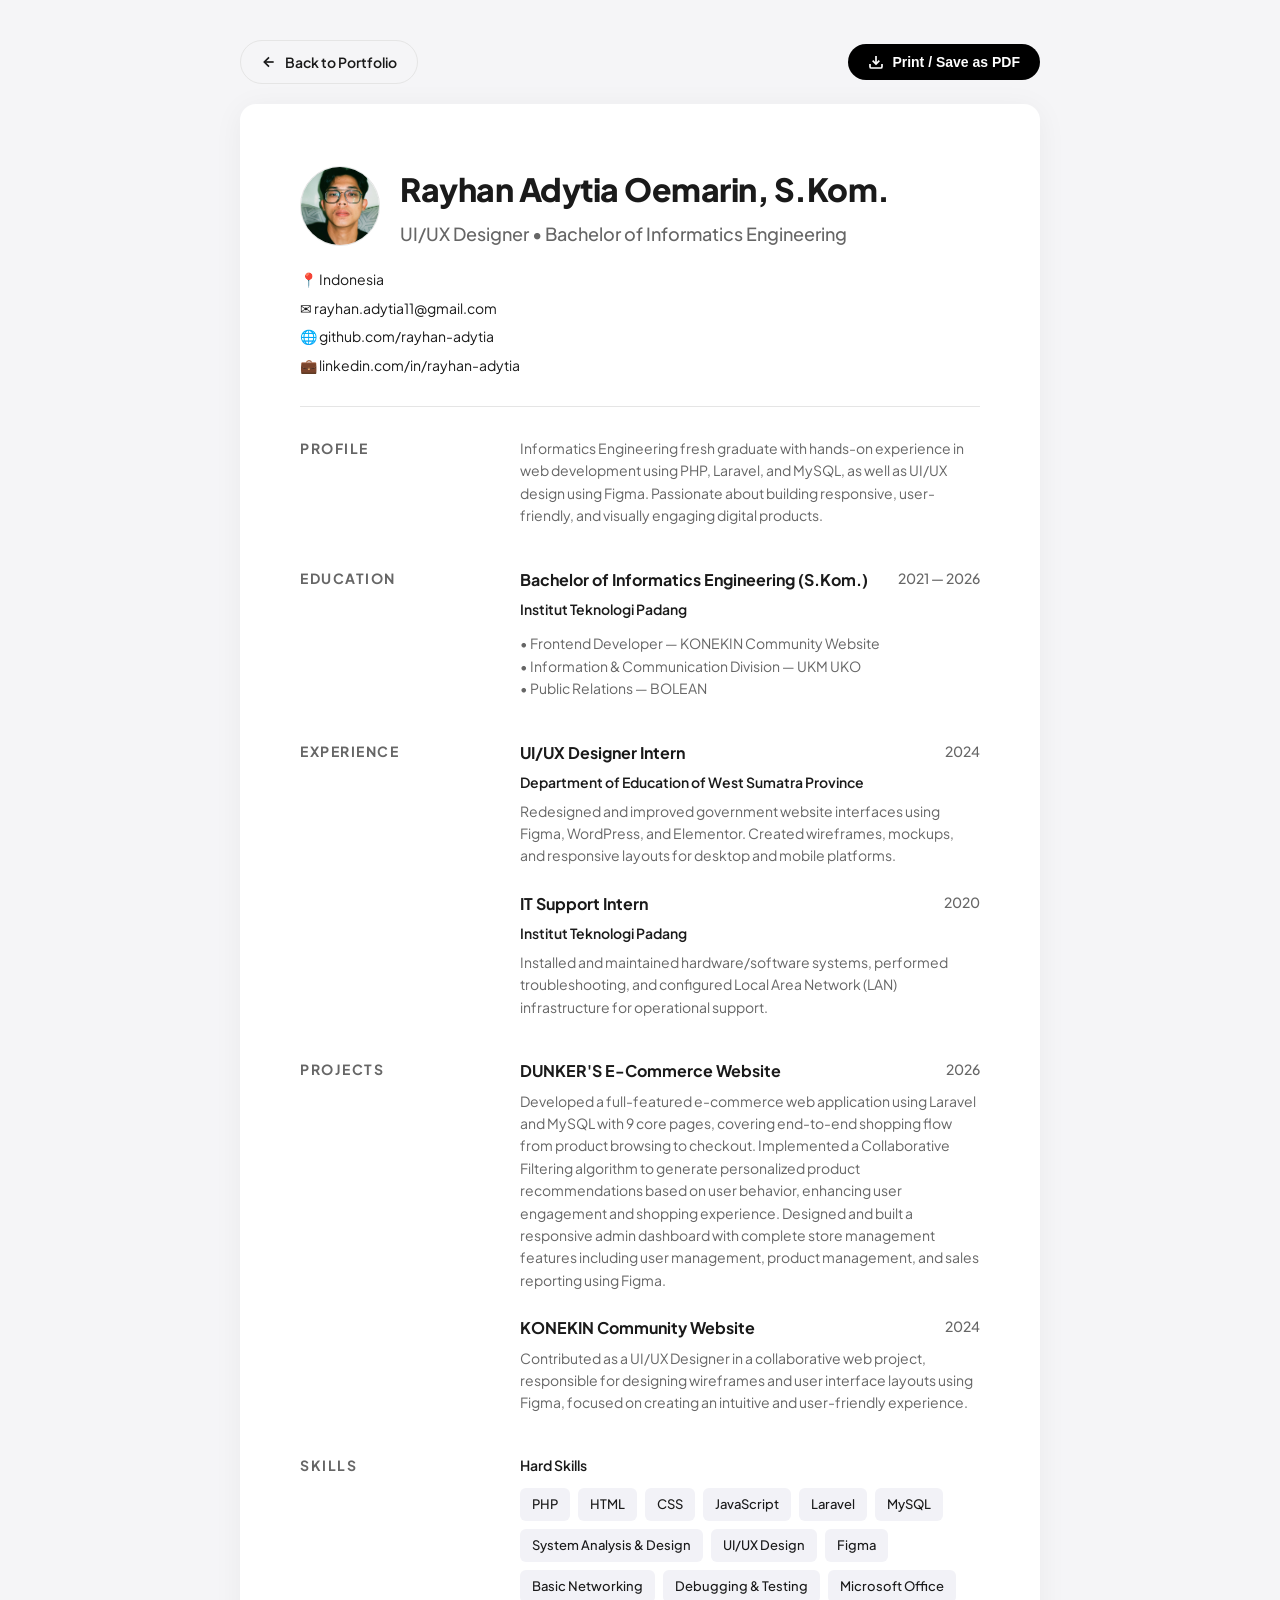
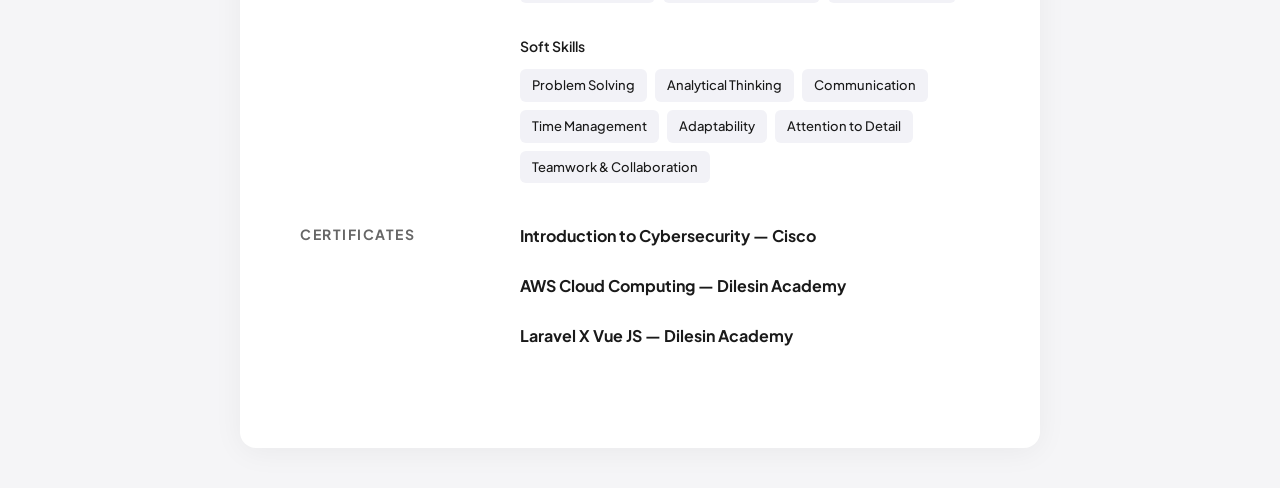
<file: resume.html>
<!DOCTYPE html>
<html lang="en">
<head>
  <meta charset="UTF-8">
  <meta name="viewport" content="width=device-width, initial-scale=1.0">
  <title>Rayhan Adytia Oemarin, S.Kom. — Resume</title>
  <!-- Google Fonts: Inter -->
  <link rel="preconnect" href="https://fonts.googleapis.com">
  <link rel="preconnect" href="https://fonts.gstatic.com" crossorigin>
  <link href="https://fonts.googleapis.com/css2?family=Plus+Jakarta+Sans:wght@300;400;500;600;700;800&display=swap" rel="stylesheet">
  <style>
    :root {
      --bg-color: #ffffff;
      --text-color: #1a1a1a;
      --text-muted: #666666;
      --primary-color: #000000;
      --border-color: #e5e5e5;
      --accent-color: #0071e3;
    }

    * {
      box-sizing: border-box;
      margin: 0;
      padding: 0;
    }

    body {
      font-family: 'Plus Jakarta Sans', -apple-system, BlinkMacSystemFont, "Segoe UI", Roboto, Helvetica, Arial, sans-serif;
      background-color: #f5f5f7;
      color: var(--text-color);
      line-height: 1.6;
      padding: 40px 20px;
      display: flex;
      flex-direction: column;
      align-items: center;
    }

    .resume-container {
      background-color: var(--bg-color);
      width: 100%;
      max-width: 800px;
      padding: 60px;
      border-radius: 16px;
      box-shadow: 0 4px 30px rgba(0, 0, 0, 0.05);
      position: relative;
    }

    .actions-bar {
      width: 100%;
      max-width: 800px;
      margin-bottom: 20px;
      display: flex;
      justify-content: space-between;
      align-items: center;
    }

    .btn {
      display: inline-flex;
      align-items: center;
      gap: 8px;
      padding: 10px 20px;
      border-radius: 99px;
      font-size: 14px;
      font-weight: 600;
      text-decoration: none;
      cursor: pointer;
      transition: all 0.2s ease;
    }

    .btn-primary {
      background-color: var(--primary-color);
      color: #fff;
      border: none;
    }

    .btn-primary:hover {
      opacity: 0.9;
      transform: translateY(-1px);
    }

    .btn-secondary {
      background-color: transparent;
      color: var(--text-color);
      border: 1px solid var(--border-color);
    }

    .btn-secondary:hover {
      background-color: rgba(0, 0, 0, 0.03);
    }

    /* Resume Structure Styling */
    header {
      border-bottom: 1px solid var(--border-color);
      padding-bottom: 30px;
      margin-bottom: 30px;
    }

    .header-top {
      display: flex;
      justify-content: space-between;
      align-items: center;
      flex-wrap: wrap;
      gap: 20px;
    }

    .profile-header-left {
      display: flex;
      align-items: center;
      gap: 20px;
    }

    .profile-photo {
      width: 80px;
      height: 80px;
      border-radius: 50%;
      overflow: hidden;
      border: 1px solid var(--border-color);
      flex-shrink: 0;
    }

    .profile-photo img {
      width: 100%;
      height: 100%;
      object-fit: cover;
    }

    .title-area h1 {
      font-size: 32px;
      font-weight: 800;
      letter-spacing: -0.5px;
      margin-bottom: 4px;
    }

    .title-area h2 {
      font-size: 18px;
      font-weight: 500;
      color: var(--text-muted);
    }

    .contact-info {
      display: flex;
      flex-direction: column;
      gap: 6px;
      align-items: flex;
      font-size: 14px;
      text-align: left;
    }

    .contact-info a {
      color: var(--text-color);
      text-decoration: none;
      transition: color 0.2s;
    }

    .contact-info a:hover {
      color: var(--accent-color);
    }

    /* Sections */
    .section-grid {
      display: grid;
      grid-template-columns: 200px 1fr;
      margin-bottom: 40px;
      gap: 20px;
    }

    .section-title {
      font-size: 14px;
      font-weight: 700;
      text-transform: uppercase;
      letter-spacing: 1.5px;
      color: var(--text-muted);
    }

    .section-content {
      display: flex;
      flex-direction: column;
      gap: 24px;
    }

    .entry {
      display: flex;
      flex-direction: column;
      gap: 6px;
    }

    .entry-header {
      display: flex;
      justify-content: space-between;
      align-items: flex-start;
      flex-wrap: wrap;
    }

    .entry-title {
      font-size: 16px;
      font-weight: 700;
    }

    .entry-meta {
      font-size: 14px;
      font-weight: 500;
      color: var(--text-muted);
    }

    .entry-subtitle {
      font-size: 14px;
      font-weight: 600;
      color: var(--text-color);
    }

    .entry-desc {
      font-size: 14px;
      color: var(--text-muted);
      line-height: 1.6;
    }

    .skills-list {
      display: flex;
      flex-wrap: wrap;
      gap: 8px;
    }

    .skill-tag {
      background-color: #f2f2f7;
      color: var(--text-color);
      padding: 6px 12px;
      border-radius: 6px;
      font-size: 13px;
      font-weight: 500;
    }

    /* Print styling rules */
    @media print {
      body {
        background-color: #fff;
        padding: 0;
      }

      .actions-bar {
        display: none;
      }

      .resume-container {
        box-shadow: none;
        padding: 0;
        max-width: 100%;
      }
    }

    /* Responsive adjustment */
    @media (max-width: 768px) {
      body {
        padding: 20px 10px;
      }

      .resume-container {
        padding: 30px 20px;
      }

      .header-top {
        flex-direction: column;
        align-items: flex-start;
      }

      .contact-info {
        align-items: flex-start;
        text-align: left;
      }

      .section-grid {
        grid-template-columns: 1fr;
        gap: 10px;
        margin-bottom: 30px;
      }
    }
  </style>
</head>
<body>

  <!-- Top Action Bar -->
  <div class="actions-bar">
    <a href="index.html#about" class="btn btn-secondary">
      <svg width="16" height="16" viewBox="0 0 24 24" fill="none" stroke="currentColor" stroke-width="2.5"><line x1="19" y1="12" x2="5" y2="12"></line><polyline points="12 19 5 12 12 5"></polyline></svg>
      Back to Portfolio
    </a>
    <button onclick="window.print()" class="btn btn-primary">
      <svg width="16" height="16" viewBox="0 0 24 24" fill="none" stroke="currentColor" stroke-width="2.5"><path d="M21 15v4a2 2 0 0 1-2 2H5a2 2 0 0 1-2-2v-4"></path><polyline points="7 10 12 15 17 10"></polyline><line x1="12" y1="15" x2="12" y2="3"></line></svg>
      Print / Save as PDF
    </button>
  </div>

  <!-- Main Resume Frame -->
  <div class="resume-container">
    <header>
      <div class="header-top">
        <div class="profile-header-left">
          <div class="profile-photo">
            <img src="assets/meome.jpeg" alt="Rayhan Adytia Oemarin" />
          </div>
          <div class="title-area">
            <h1>Rayhan Adytia Oemarin, S.Kom.</h1>
            <h2>UI/UX Designer • Bachelor of Informatics Engineering</h2>
          </div>
        </div>
        <div class="contact-info">
          <p>📍 Indonesia</p>
          <p>✉ <a href="mailto:rayhan.adytia11@gmail.com">rayhan.adytia11@gmail.com</a></p>
          <p>🌐 <a href="https://github.com/rayhan-adytia" target="_blank">github.com/rayhan-adytia</a></p>
          <p>💼 <a href="https://linkedin.com/in/rayhan-adytia" target="_blank">linkedin.com/in/rayhan-adytia</a></p>
        </div>
      </div>
    </header>

    <!-- Profile Summary -->
   <!-- Profile Summary -->
<div class="section-grid">
  <div class="section-title">Profile</div>

  <div class="section-content">
    <div class="entry">
      <p class="entry-desc">
        Informatics Engineering fresh graduate with hands-on experience
        in web development using PHP, Laravel, and MySQL,
        as well as UI/UX design using Figma.
        Passionate about building responsive,
        user-friendly, and visually engaging digital products.
      </p>
    </div>
  </div>
</div>

<!-- Education -->
<div class="section-grid">
  <div class="section-title">Education</div>

  <div class="section-content">
    <div class="entry">

      <div class="entry-header">
        <span class="entry-title">
          Bachelor of Informatics Engineering (S.Kom.)
        </span>

        <span class="entry-meta">
          2021 — 2026
        </span>
      </div>

      <span class="entry-subtitle">
        Institut Teknologi Padang
      </span>

      <p class="entry-desc">

      </p>

      <p class="entry-desc">
        • Frontend Developer — KONEKIN Community Website
        <br>
        • Information & Communication Division — UKM UKO
        <br>
        • Public Relations — BOLEAN
      </p>

    </div>
  </div>
</div>

<!-- Experience -->
<div class="section-grid">
  <div class="section-title">Experience</div>

  <div class="section-content">

    <div class="entry">

      <div class="entry-header">
        <span class="entry-title">
          UI/UX Designer Intern
        </span>

        <span class="entry-meta">
          2024
        </span>
      </div>

      <span class="entry-subtitle">
        Department of Education of West Sumatra Province
      </span>

      <p class="entry-desc">
        Redesigned and improved government website interfaces
        using Figma, WordPress, and Elementor.
        Created wireframes, mockups, and responsive layouts
        for desktop and mobile platforms.
      </p>

    </div>

    <div class="entry">

      <div class="entry-header">
        <span class="entry-title">
          IT Support Intern
        </span>

        <span class="entry-meta">
          2020
        </span>
      </div>

      <span class="entry-subtitle">
        Institut Teknologi Padang
      </span>

      <p class="entry-desc">
        Installed and maintained hardware/software systems,
        performed troubleshooting,
        and configured Local Area Network (LAN)
        infrastructure for operational support.
      </p>

    </div>

  </div>
</div>

<!-- Projects -->
<div class="section-grid">
  <div class="section-title">Projects</div>

  <div class="section-content">

    <div class="entry">

      <div class="entry-header">
        <span class="entry-title">
          DUNKER'S E-Commerce Website
        </span>

        <span class="entry-meta">
          2026
        </span>
      </div>

      <p class="entry-desc">
        Developed a full-featured e-commerce web application using Laravel and MySQL with 9 core pages, covering end-to-end shopping flow from product browsing to checkout. Implemented a Collaborative Filtering algorithm to generate personalized product recommendations based on user behavior, enhancing user engagement and shopping experience. Designed and built a responsive admin dashboard with complete store management features including user management, product management, and sales reporting using Figma.
      </p>

    </div>

    <div class="entry">

      <div class="entry-header">
        <span class="entry-title">
          KONEKIN Community Website
        </span>

        <span class="entry-meta">
          2024
        </span>
      </div>

      <p class="entry-desc">
        Contributed as a UI/UX Designer in a collaborative web project, responsible for designing wireframes and user interface layouts using Figma, focused on creating an intuitive and user-friendly experience.
      </p>

    </div>

  </div>
</div>

<!-- Skills -->
<div class="section-grid">
  <div class="section-title">Skills</div>

  <div class="section-content">

    <div class="entry">
      <span class="entry-subtitle">Hard Skills</span>
      <div class="skills-list" style="margin-top: 6px;">
        <span class="skill-tag">PHP</span>
        <span class="skill-tag">HTML</span>
        <span class="skill-tag">CSS</span>
        <span class="skill-tag">JavaScript</span>
        <span class="skill-tag">Laravel</span>
        <span class="skill-tag">MySQL</span>
        <span class="skill-tag">System Analysis & Design</span>
        <span class="skill-tag">UI/UX Design</span>
        <span class="skill-tag">Figma</span>
        <span class="skill-tag">Basic Networking</span>
        <span class="skill-tag">Debugging & Testing</span>
        <span class="skill-tag">Microsoft Office</span>
      </div>
    </div>

    <div class="entry" style="margin-top: 8px;">
      <span class="entry-subtitle">Soft Skills</span>
      <div class="skills-list" style="margin-top: 6px;">
        <span class="skill-tag">Problem Solving</span>
        <span class="skill-tag">Analytical Thinking</span>
        <span class="skill-tag">Communication</span>
        <span class="skill-tag">Time Management</span>
        <span class="skill-tag">Adaptability</span>
        <span class="skill-tag">Attention to Detail</span>
        <span class="skill-tag">Teamwork & Collaboration</span>
      </div>
    </div>

  </div>
</div>

<!-- Certifications -->
<div class="section-grid">
  <div class="section-title">Certificates</div>

  <div class="section-content">

    <div class="entry">
      <span class="entry-title">
        Introduction to Cybersecurity — Cisco
      </span>
    </div>

    <div class="entry">
      <span class="entry-title">
        AWS Cloud Computing — Dilesin Academy
      </span>
    </div>

    <div class="entry">
      <span class="entry-title">
        Laravel X Vue JS — Dilesin Academy
      </span>
    </div>

  </div>
</div>

  <script>
    window.addEventListener('DOMContentLoaded', () => {
      const urlParams = new URLSearchParams(window.location.search);
      if (urlParams.get('print') === 'true') {
        // Small delay to ensure images/fonts are fully loaded
        setTimeout(() => {
          window.print();
        }, 500);
      }
    });
  </script>
</body>
</html>
</file>
